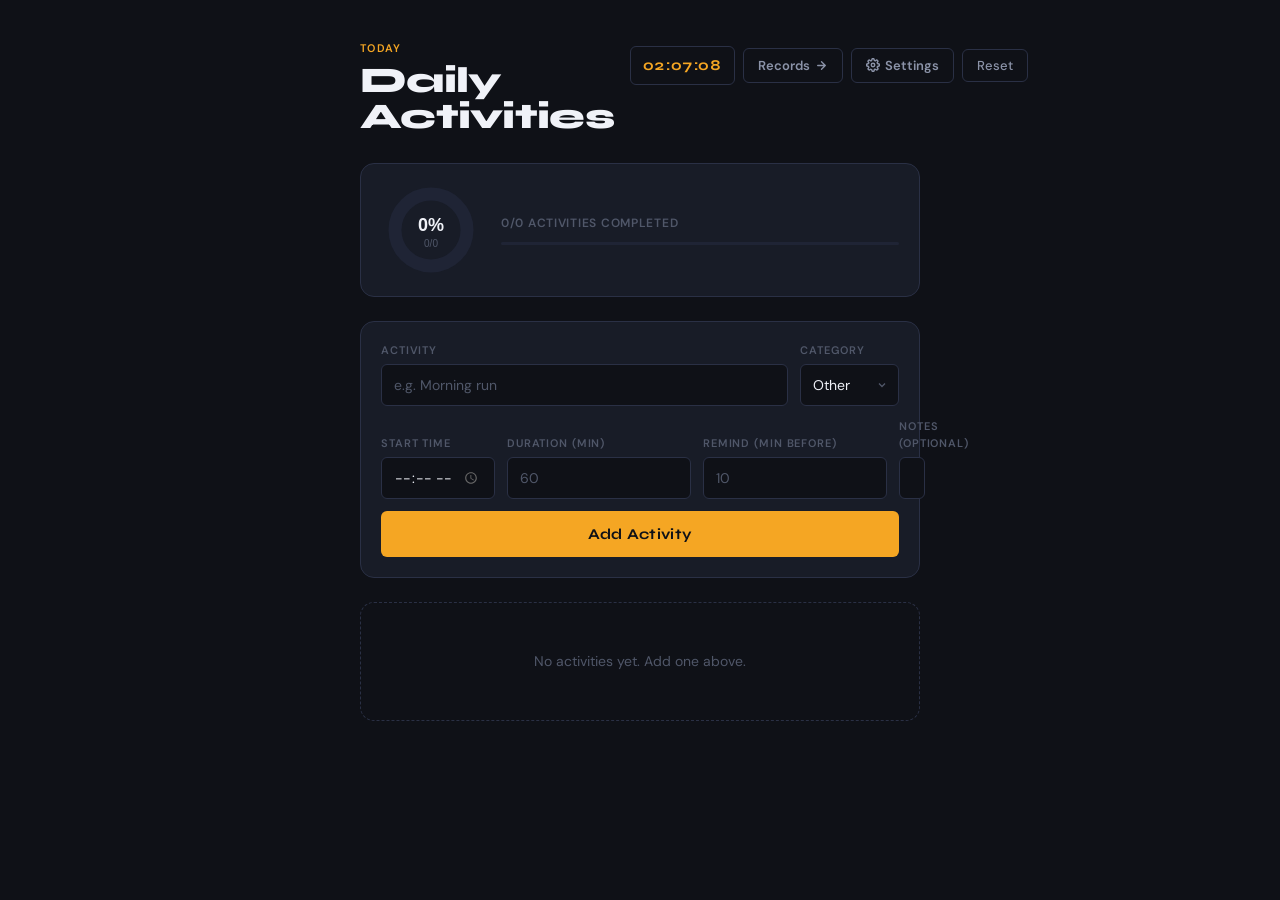
<file: index.html>
<!DOCTYPE html>
<html lang="en">
<head>
  <meta charset="UTF-8">
  <meta name="viewport" content="width=device-width, initial-scale=1.0">
  <title>Daily Activity Tracker</title>
  <link rel="stylesheet" href="styles.css">
  <link rel="manifest" href="manifest.json">
  <meta name="theme-color" content="#f5a623">
  <meta name="mobile-web-app-capable" content="yes">
  <meta name="apple-mobile-web-app-capable" content="yes">
  <meta name="apple-mobile-web-app-status-bar-style" content="black-translucent">
  <meta name="apple-mobile-web-app-title" content="Tracker">
  <!-- Anti-flash: apply theme + accent before first paint -->
  <script>
    (function(){
      try {
        var s = JSON.parse(localStorage.getItem('daTrackerSettings') || '{}');
        var accent = s.accent || '#f5a623';
        var theme  = s.theme  || 'dark';
        var prefersDark = window.matchMedia('(prefers-color-scheme: dark)').matches;
        var dark = theme === 'dark' || (theme === 'system' && prefersDark);
        if (!dark) document.documentElement.classList.add('theme-light-early');
        document.documentElement.style.setProperty('--accent', accent);
        document.documentElement.style.setProperty('--accent-dim', accent + '22');
        if (s.fontSize) document.documentElement.style.fontSize = s.fontSize + 'px';
      } catch(_){}
    })();
  </script>
  <!-- iOS uses PNG for home screen icon — generate icon-192.png from your SVG -->
  <link rel="apple-touch-icon" href="icon-192.png">
  <link rel="apple-touch-icon" sizes="180x180" href="icon-192.png">

  <style>
    /* ── iOS install banner ── */
    .ios-install-banner {
      display: none;
      align-items: flex-start;
      gap: 12px;
      background: var(--surface-2);
      border: 1px solid var(--accent);
      border-radius: var(--r-lg);
      padding: 14px 16px;
      margin-bottom: 20px;
      position: relative;
    }
    .ios-install-banner.show { display: flex; }
    .ios-install-icon { font-size: 28px; flex-shrink: 0; }
    .ios-install-body { flex: 1; }
    .ios-install-title {
      font-family: var(--font-d); font-size: 14px; font-weight: 800;
      color: var(--text-1); margin-bottom: 4px;
    }
    .ios-install-steps { font-size: 12px; color: var(--text-2); line-height: 1.6; }
    .ios-install-steps b { color: var(--accent); }
    .ios-install-close {
      position: absolute; top: 10px; right: 12px;
      background: none; border: none; color: var(--text-3);
      font-size: 18px; cursor: pointer; line-height: 1;
    }
    .ios-install-close:hover { color: var(--text-1); }

    /* ── Notification permission bar ── */
    .notif-bar {
      display: none;
      align-items: center;
      gap: 10px;
      background: var(--surface);
      border: 1px solid var(--border);
      border-radius: var(--r-md);
      padding: 12px 14px;
      margin-bottom: 20px;
    }
    .notif-bar.show { display: flex; }
    .notif-bar-text { flex: 1; font-size: 13px; color: var(--text-2); }
    .notif-bar-text b { color: var(--text-1); display: block; font-size: 14px; margin-bottom: 2px; }
    .notif-allow-btn {
      flex-shrink: 0;
      background: var(--accent); border: none; border-radius: var(--r-sm);
      padding: 8px 14px; color: #0f1117;
      font-family: var(--font-b); font-size: 13px; font-weight: 700;
      cursor: pointer; transition: background .15s;
    }
    .notif-allow-btn:hover { background: var(--accent-h); }
    .notif-dismiss-btn {
      flex-shrink: 0; background: none; border: none;
      color: var(--text-3); font-size: 18px; cursor: pointer;
    }
    .notif-dismiss-btn:hover { color: var(--text-1); }
  </style>
</head>
<body>
  <main class="app">

    <header class="tracker-header">
      <div class="header-left">
        <p class="eyebrow">Today</p>
        <h1>Daily Activities</h1>
      </div>
      <div class="header-actions">
        <div class="live-clock" id="liveClock">--:--:--</div>
        <a href="records.html" class="records-link">
          Records
          <svg width="13" height="13" viewBox="0 0 24 24" fill="none" stroke="currentColor" stroke-width="2.5" stroke-linecap="round" stroke-linejoin="round"><path d="M5 12h14M12 5l7 7-7 7"/></svg>
        </a>
        <a href="settings.html" class="records-link" title="Settings">
          <svg width="14" height="14" viewBox="0 0 24 24" fill="none" stroke="currentColor" stroke-width="2.5" stroke-linecap="round" stroke-linejoin="round"><circle cx="12" cy="12" r="3"/><path d="M19.4 15a1.65 1.65 0 0 0 .33 1.82l.06.06a2 2 0 0 1-2.83 2.83l-.06-.06a1.65 1.65 0 0 0-1.82-.33 1.65 1.65 0 0 0-1 1.51V21a2 2 0 0 1-4 0v-.09A1.65 1.65 0 0 0 9 19.4a1.65 1.65 0 0 0-1.82.33l-.06.06a2 2 0 0 1-2.83-2.83l.06-.06A1.65 1.65 0 0 0 4.68 15a1.65 1.65 0 0 0-1.51-1H3a2 2 0 0 1 0-4h.09A1.65 1.65 0 0 0 4.6 9a1.65 1.65 0 0 0-.33-1.82l-.06-.06a2 2 0 0 1 2.83-2.83l.06.06A1.65 1.65 0 0 0 9 4.68a1.65 1.65 0 0 0 1-1.51V3a2 2 0 0 1 4 0v.09a1.65 1.65 0 0 0 1 1.51 1.65 1.65 0 0 0 1.82-.33l.06-.06a2 2 0 0 1 2.83 2.83l-.06.06A1.65 1.65 0 0 0 19.4 9a1.65 1.65 0 0 0 1.51 1H21a2 2 0 0 1 0 4h-.09a1.65 1.65 0 0 0-1.51 1z"/></svg>
          Settings
        </a>
        <button class="reset-button" type="button" id="resetButton">Reset</button>
      </div>
    </header>

    <!-- iOS "Add to Home Screen" banner (shown only on Safari iOS, not yet installed) -->
    <div class="ios-install-banner" id="iosInstallBanner">
      <div class="ios-install-icon">📲</div>
      <div class="ios-install-body">
        <div class="ios-install-title">Install on your iPhone</div>
        <div class="ios-install-steps">
          Tap <b>Share ↑</b> at the bottom of Safari, then tap <b>"Add to Home Screen"</b>.
          Once installed, you can enable reminders &amp; notifications.
        </div>
      </div>
      <button class="ios-install-close" id="iosBannerClose" aria-label="Dismiss">×</button>
    </div>

    <!-- Notification permission bar (shown when app is installed as PWA) -->
    <div class="notif-bar" id="notifBar">
      <div class="notif-bar-text">
        <b>🔔 Enable notifications</b>
        Get alerted before your activities start.
      </div>
      <button class="notif-allow-btn" id="notifAllowBtn">Allow</button>
      <button class="notif-dismiss-btn" id="notifDismissBtn" aria-label="Dismiss">×</button>
    </div>

    <!-- Donut + progress -->
    <div class="progress-row">
      <div class="donut-wrap">
        <canvas id="donutCanvas" width="100" height="100"></canvas>
      </div>
      <div class="progress-info">
        <p class="progress-label" id="progressText">0/0 activities completed</p>
        <div class="progress-track">
          <div class="progress-fill" id="progressFill"></div>
        </div>
      </div>
    </div>

    <!-- Alarm toast -->
    <div class="alarm-toast" id="alarmToast" style="display:none;">
      <div class="alarm-icon">🔔</div>
      <div class="alarm-body">
        <div class="alarm-title" id="alarmTitle"></div>
        <div class="alarm-sub" id="alarmSub"></div>
      </div>
      <button class="alarm-dismiss" id="alarmDismiss">Dismiss</button>
    </div>

    <!-- Form -->
    <form class="activity-form" id="activityForm">
      <div class="form-row-top">
        <div class="form-field form-field--grow">
          <label for="activityName">Activity</label>
          <input type="text" id="activityName" placeholder="e.g. Morning run" required>
        </div>
        <div class="form-field">
          <label for="activityCategory">Category</label>
          <select id="activityCategory">
            <option value="health">Health</option>
            <option value="work">Work</option>
            <option value="personal">Personal</option>
            <option value="social">Social</option>
            <option value="other" selected>Other</option>
          </select>
        </div>
      </div>
      <div class="form-row-bottom">
        <div class="form-field">
          <label for="activityStartTime">Start time</label>
          <input type="time" id="activityStartTime" required>
        </div>
        <div class="form-field">
          <label for="activityDuration">Duration (min)</label>
          <input type="number" id="activityDuration" min="1" step="1" placeholder="60" required>
        </div>
        <div class="form-field">
          <label for="activityReminder">Remind (min before)</label>
          <input type="number" id="activityReminder" min="0" step="1" placeholder="e.g. 10">
        </div>
        <div class="form-field form-field--grow">
          <label for="activityNotes">Notes (optional)</label>
          <input type="text" id="activityNotes" placeholder="Any notes...">
        </div>
      </div>
      <button class="add-button" type="submit">Add Activity</button>
    </form>

    <p class="empty-message" id="emptyMessage">No activities yet. Add one above.</p>
    <ul class="task-list" id="taskList"></ul>

  </main>

  <script src="script.js"></script>

  <script>
    /* ── Service Worker registration ── */
    if ('serviceWorker' in navigator) {
      window.addEventListener('load', function() {
        navigator.serviceWorker.register('./sw.js')
          .then(function(reg) { console.log('SW registered:', reg.scope); })
          .catch(function(err) { console.log('SW error:', err); });
      });
    }

    /* ── iOS install banner logic ──
       Show only on Safari iOS when NOT running as installed PWA           */
    (function() {
      var isIOS = /iphone|ipad|ipod/i.test(navigator.userAgent);
      var isStandalone = window.navigator.standalone === true;
      var dismissed = localStorage.getItem('iosBannerDismissed');
      var banner = document.getElementById('iosInstallBanner');
      var closeBtn = document.getElementById('iosBannerClose');

      if (isIOS && !isStandalone && !dismissed) {
        banner.classList.add('show');
      }
      closeBtn.addEventListener('click', function() {
        banner.classList.remove('show');
        localStorage.setItem('iosBannerDismissed', '1');
      });
    })();

    /* ── Notification permission bar logic ──
       Only show when running as installed PWA (standalone) and permission
       hasn't been decided yet.                                             */
    (function() {
      var isStandalone = window.navigator.standalone === true ||
                         window.matchMedia('(display-mode: standalone)').matches;
      var notifBar    = document.getElementById('notifBar');
      var allowBtn    = document.getElementById('notifAllowBtn');
      var dismissBtn  = document.getElementById('notifDismissBtn');
      var dismissed   = localStorage.getItem('notifBarDismissed');

      function maybeShowBar() {
        if (!isStandalone) return;
        if (!('Notification' in window)) return;
        if (Notification.permission !== 'default') return;
        if (dismissed) return;
        notifBar.classList.add('show');
      }

      allowBtn.addEventListener('click', function() {
        Notification.requestPermission().then(function(perm) {
          notifBar.classList.remove('show');
          if (perm === 'granted') {
            /* Subscribe to Web Push if VAPID key is configured */
            subscribeWebPush();
          }
        });
      });

      dismissBtn.addEventListener('click', function() {
        notifBar.classList.remove('show');
        localStorage.setItem('notifBarDismissed', '1');
      });

      maybeShowBar();
    })();

    /* ── Web Push subscription ──
       Replace VAPID_PUBLIC_KEY with your own key.
       Generate free keys at: https://vapidkeys.com
       OR run: npx web-push generate-vapid-keys                            */
    var VAPID_PUBLIC_KEY = 'BIO51cBkf1v0zYIMyQTCwiZo5l6GCCifMh8HEK5ao6kSdi4izymcPCFEmXWPVHYyWYrSEUyJecYwqvIiLuiIrp4';

    function urlBase64ToUint8Array(base64String) {
      var padding = '='.repeat((4 - base64String.length % 4) % 4);
      var base64 = (base64String + padding).replace(/-/g, '+').replace(/_/g, '/');
      var rawData = window.atob(base64);
      var outputArray = new Uint8Array(rawData.length);
      for (var i = 0; i < rawData.length; ++i) {
        outputArray[i] = rawData.charCodeAt(i);
      }
      return outputArray;
    }

    function subscribeWebPush() {
      if (VAPID_PUBLIC_KEY === 'BL5DlakIw-XzbncrkEabBMfUN3EsEFDyMjYRk7vSRnUxsZtn9Y7LVpkx4JsP3yPjBP9LglR88I5Hzf1wFfz5Z4s') {
        console.log('Web Push: No VAPID key set. Skipping subscription.');
        return;
      }
      navigator.serviceWorker.ready.then(function(reg) {
        reg.pushManager.subscribe({
          userVisibleOnly: true,
          applicationServerKey: urlBase64ToUint8Array(VAPID_PUBLIC_KEY)
        }).then(function(subscription) {
          /* Send subscription to your backend server here.
             For now, log it so you can copy it during testing: */
          console.log('Push subscription:', JSON.stringify(subscription));
          localStorage.setItem('pushSubscription', JSON.stringify(subscription));
        }).catch(function(err) {
          console.warn('Push subscription failed:', err);
        });
      });
    }
  </script>
</body>
</html>
</file>
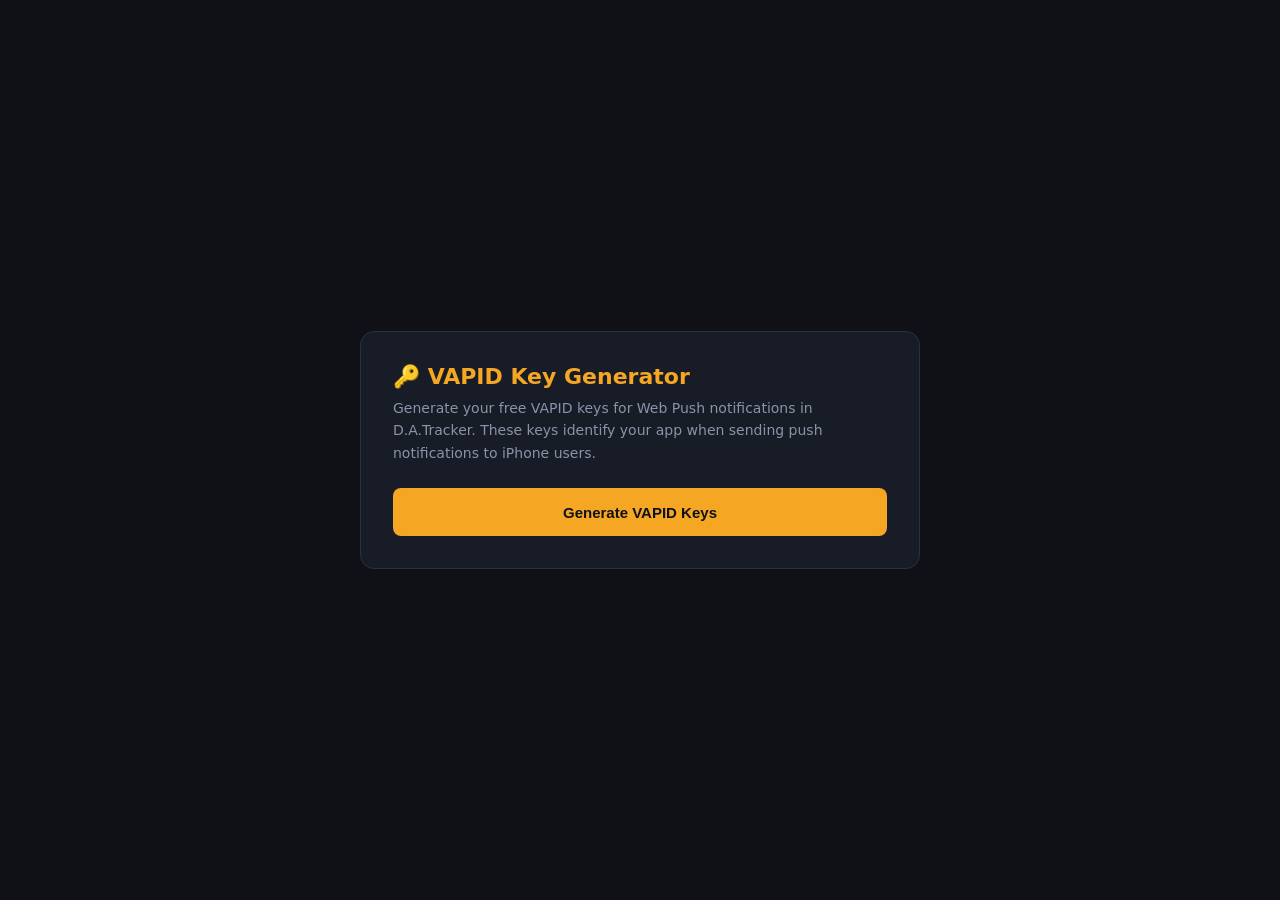
<file: generate-vapid.html>
<!DOCTYPE html>
<html lang="en">
<head>
  <meta charset="UTF-8">
  <meta name="viewport" content="width=device-width, initial-scale=1.0">
  <title>VAPID Key Generator — D.A.Tracker</title>
  <style>
    *, *::before, *::after { box-sizing: border-box; margin: 0; padding: 0; }
    body {
      font-family: 'DM Sans', system-ui, sans-serif;
      background: #0f1117; color: #f0f2f8;
      min-height: 100vh; display: flex; align-items: center;
      justify-content: center; padding: 24px;
    }
    .card {
      width: min(100%, 560px);
      background: #181c27; border: 1px solid #2a3045;
      border-radius: 14px; padding: 32px;
    }
    h1 { font-size: 22px; font-weight: 800; color: #f5a623; margin-bottom: 8px; }
    p  { font-size: 14px; color: #8b93a8; line-height: 1.6; margin-bottom: 24px; }
    button {
      width: 100%; height: 48px; background: #f5a623; border: none;
      border-radius: 8px; color: #0f1117; font-size: 15px; font-weight: 700;
      cursor: pointer; transition: background .15s;
    }
    button:hover { background: #ffc04d; }
    .keys { display: none; margin-top: 24px; }
    .key-block { margin-bottom: 16px; }
    label {
      display: block; font-size: 11px; font-weight: 700; letter-spacing: .08em;
      text-transform: uppercase; color: #505769; margin-bottom: 6px;
    }
    .key-val {
      background: #0f1117; border: 1px solid #2a3045; border-radius: 8px;
      padding: 12px 14px; font-family: monospace; font-size: 12px;
      color: #00d68f; word-break: break-all; cursor: pointer;
      transition: border-color .15s;
    }
    .key-val:hover { border-color: #f5a623; }
    .hint { font-size: 12px; color: #505769; margin-top: 6px; }
    .step {
      background: #1f2435; border: 1px solid #2a3045; border-radius: 10px;
      padding: 16px; margin-top: 20px; font-size: 13px; line-height: 1.7;
      color: #8b93a8;
    }
    .step b { color: #f0f2f8; }
    .step code {
      background: #0f1117; border-radius: 4px; padding: 1px 6px;
      font-family: monospace; font-size: 12px; color: #f5a623;
    }
    .copied { color: #f5a623 !important; font-size: 11px; }
  </style>
</head>
<body>
<div class="card">
  <h1>🔑 VAPID Key Generator</h1>
  <p>Generate your free VAPID keys for Web Push notifications in D.A.Tracker. These keys identify your app when sending push notifications to iPhone users.</p>

  <button id="generateBtn">Generate VAPID Keys</button>

  <div class="keys" id="keysSection">
    <div class="key-block">
      <label>Public Key (goes in index.html)</label>
      <div class="key-val" id="pubKey" title="Click to copy">—</div>
      <div class="hint" id="pubHint">Click the key to copy it</div>
    </div>
    <div class="key-block">
      <label>Private Key (keep secret — goes on your server)</label>
      <div class="key-val" id="privKey" title="Click to copy">—</div>
      <div class="hint" id="privHint">Click the key to copy it</div>
    </div>

    <div class="step">
      <b>What to do with these keys:</b><br><br>
      1. Copy the <b>Public Key</b> and paste it into <code>index.html</code>:<br>
      <code>var VAPID_PUBLIC_KEY = 'PASTE_PUBLIC_KEY_HERE';</code><br><br>
      2. Store the <b>Private Key</b> safely on your backend server (e.g. Render, Railway, Firebase Functions).<br><br>
      3. Your server uses both keys when calling the Web Push API to send notifications.<br><br>
      <b>Note:</b> Without a backend server, your app will still show <b>in-app alarm toasts</b> (already working) — the Web Push keys are only needed for notifications when the app is closed.
    </div>
  </div>
</div>

<script>
  document.getElementById('generateBtn').addEventListener('click', async function() {
    const keyPair = await crypto.subtle.generateKey(
      { name: 'ECDH', namedCurve: 'P-256' },
      true,
      ['deriveKey', 'deriveBits']
    );

    // Export public key as Base64url
    const pubRaw  = await crypto.subtle.exportKey('raw', keyPair.publicKey);
    const privRaw = await crypto.subtle.exportKey('pkcs8', keyPair.privateKey);

    const pubB64  = btoa(String.fromCharCode(...new Uint8Array(pubRaw)))
      .replace(/\+/g,'-').replace(/\//g,'_').replace(/=/g,'');
    const privB64 = btoa(String.fromCharCode(...new Uint8Array(privRaw)))
      .replace(/\+/g,'-').replace(/\//g,'_').replace(/=/g,'');

    document.getElementById('pubKey').textContent  = pubB64;
    document.getElementById('privKey').textContent = privB64;
    document.getElementById('keysSection').style.display = 'block';
  });

  function copyKey(elId, hintId) {
    const val = document.getElementById(elId).textContent;
    navigator.clipboard.writeText(val).then(function() {
      const hint = document.getElementById(hintId);
      hint.textContent = '✓ Copied!';
      hint.classList.add('copied');
      setTimeout(function() {
        hint.textContent = 'Click the key to copy it';
        hint.classList.remove('copied');
      }, 2000);
    });
  }

  document.getElementById('pubKey').addEventListener('click',  function() { copyKey('pubKey',  'pubHint'); });
  document.getElementById('privKey').addEventListener('click', function() { copyKey('privKey', 'privHint'); });
</script>
</body>
</html>
</file>
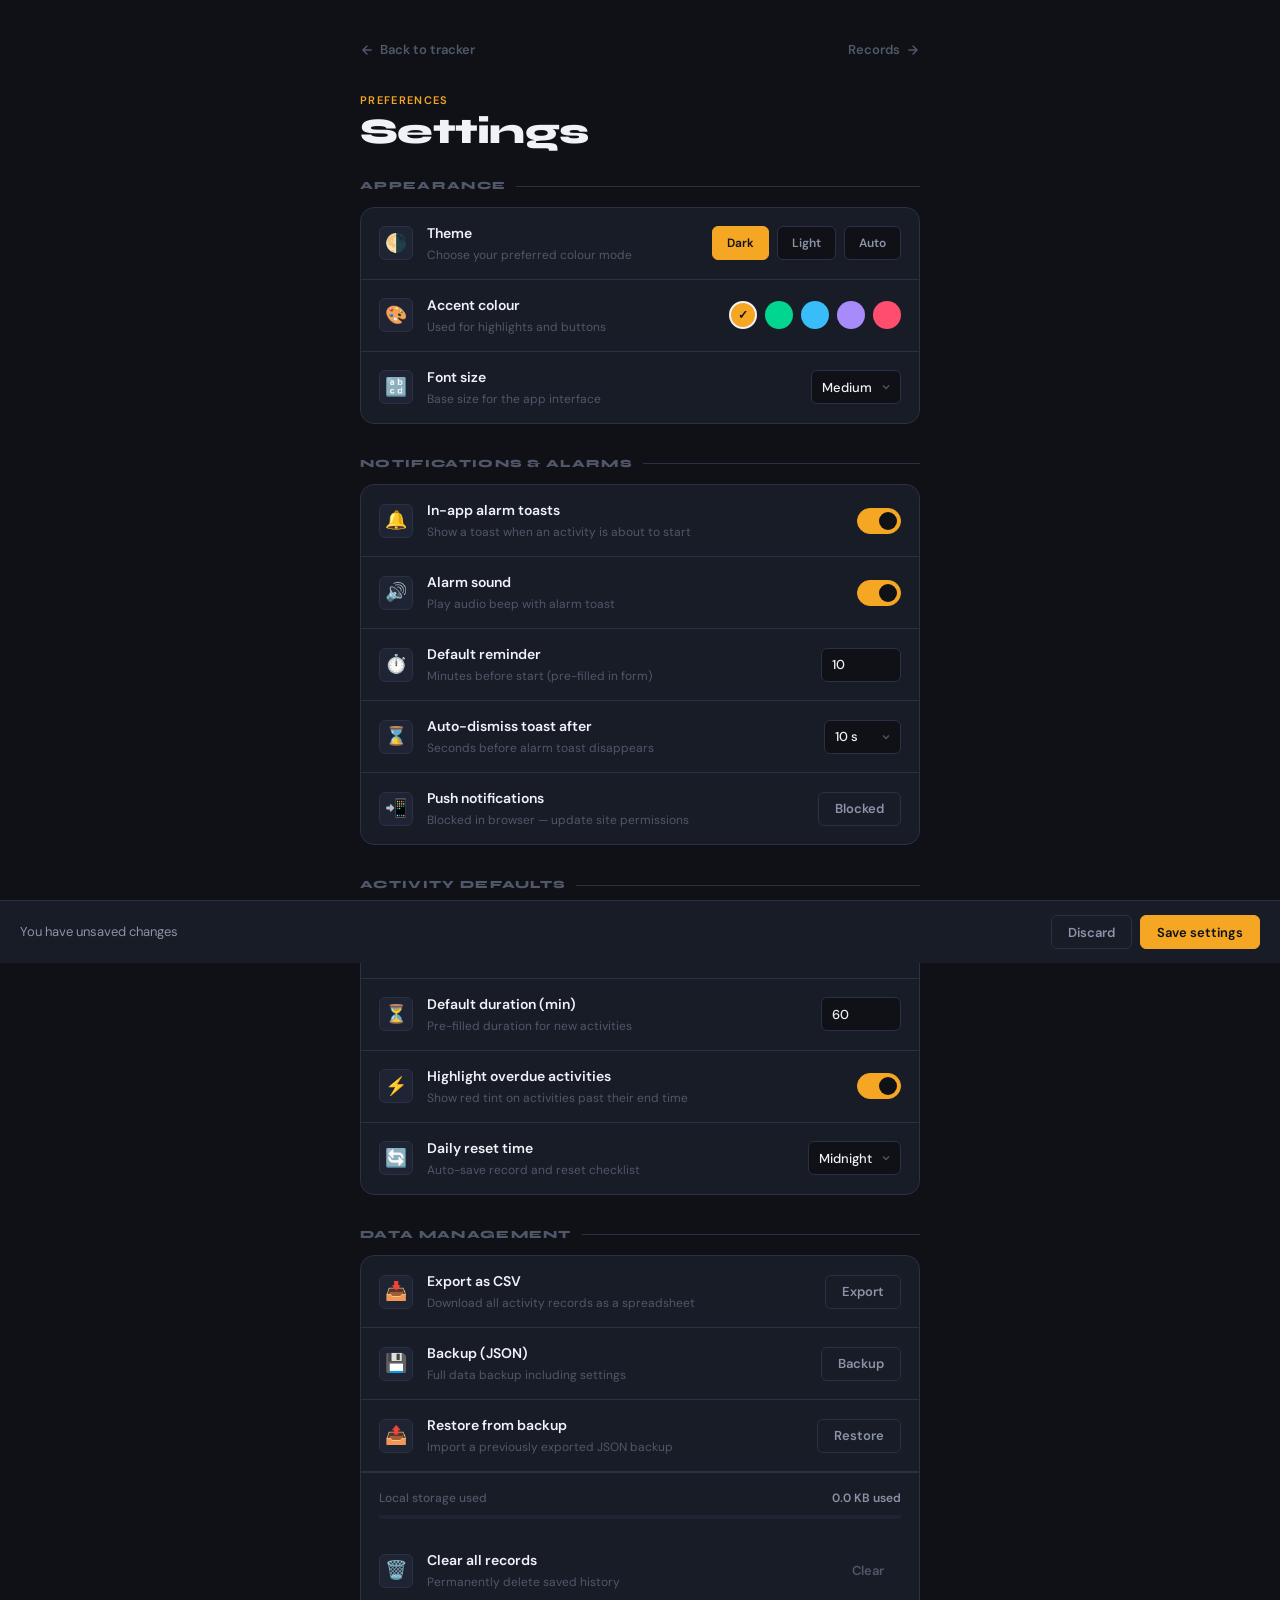
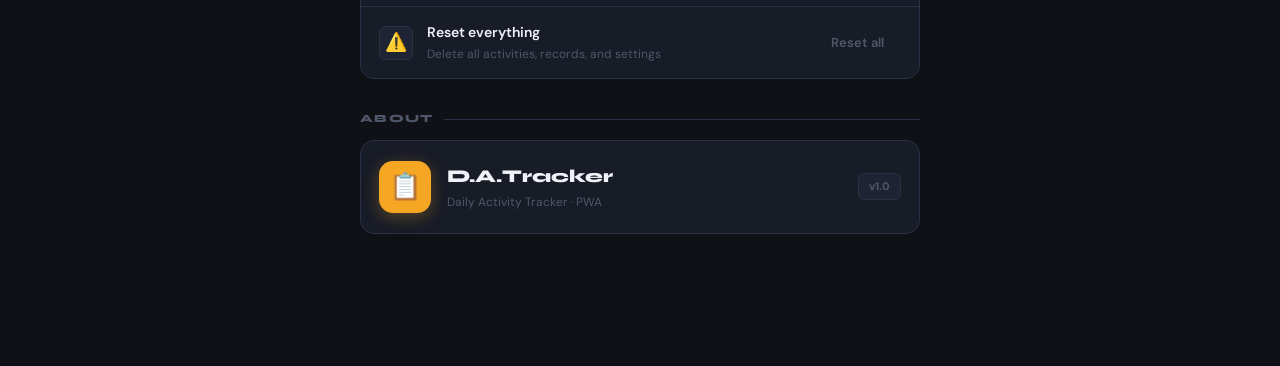
<file: settings.html>
<!DOCTYPE html>
<html lang="en">
<head>
  <meta charset="UTF-8">
  <meta name="viewport" content="width=device-width, initial-scale=1.0">
  <title>Settings — D.A.Tracker</title>
  <link rel="stylesheet" href="styles.css">
  <link rel="manifest" href="manifest.json">
  <meta name="theme-color" content="#f5a623">
  <meta name="mobile-web-app-capable" content="yes">
  <meta name="apple-mobile-web-app-capable" content="yes">
  <meta name="apple-mobile-web-app-status-bar-style" content="black-translucent">
  <!-- Anti-flash: apply theme + accent before first paint -->
  <script>
    (function(){
      try {
        var s = JSON.parse(localStorage.getItem('daTrackerSettings') || '{}');
        var accent = s.accent || '#f5a623';
        var theme  = s.theme  || 'dark';
        var prefersDark = window.matchMedia('(prefers-color-scheme: dark)').matches;
        var dark = theme === 'dark' || (theme === 'system' && prefersDark);
        if (!dark) document.documentElement.classList.add('theme-light-early');
        document.documentElement.style.setProperty('--accent', accent);
        document.documentElement.style.setProperty('--accent-dim', accent + '22');
        if (s.fontSize) document.documentElement.style.fontSize = s.fontSize + 'px';
      } catch(_){}
    })();
  </script>

  <style>
    /* light-theme now lives in styles.css — no duplicate needed */

    .settings-section { margin-bottom: 32px; }
    .section-title { font-family: var(--font-d); font-size: 11px; font-weight: 800; letter-spacing: .12em; text-transform: uppercase; color: var(--text-3); margin-bottom: 12px; display: flex; align-items: center; gap: 10px; }
    .section-title::after { content: ''; flex: 1; height: 1px; background: var(--border); }

    .setting-card { background: var(--surface); border: 1px solid var(--border); border-radius: var(--r-lg); overflow: hidden; }
    .setting-row { display: flex; align-items: center; gap: 14px; padding: 15px 18px; border-bottom: 1px solid var(--border); transition: background .15s; }
    .setting-row:last-child { border-bottom: none; }
    .setting-row:hover { background: var(--surface-2); }
    .setting-icon { font-size: 18px; width: 34px; height: 34px; display: flex; align-items: center; justify-content: center; background: var(--surface-2); border: 1px solid var(--border); border-radius: var(--r-sm); flex-shrink: 0; }
    .setting-label { flex: 1; min-width: 0; }
    .setting-label-text { font-size: 14px; font-weight: 600; color: var(--text-1); margin-bottom: 2px; }
    .setting-label-sub { font-size: 12px; color: var(--text-3); }

    /* ── Toggle ── */
    .toggle { position: relative; width: 44px; height: 26px; flex-shrink: 0; }
    .toggle input { opacity: 0; width: 0; height: 0; position: absolute; }
    .toggle-track { position: absolute; inset: 0; background: var(--surface-2); border: 1px solid var(--border); border-radius: 99px; cursor: pointer; transition: background .2s, border-color .2s; }
    .toggle-track::after { content: ''; position: absolute; top: 3px; left: 3px; width: 18px; height: 18px; background: var(--text-3); border-radius: 50%; transition: transform .2s cubic-bezier(.34,1.56,.64,1), background .2s; }
    .toggle input:checked + .toggle-track { background: var(--accent); border-color: var(--accent); }
    .toggle input:checked + .toggle-track::after { transform: translateX(18px); background: #0f1117; }

    /* ── Controls ── */
    .setting-select { height: 34px; background: var(--bg); border: 1px solid var(--border); border-radius: var(--r-sm); padding: 0 28px 0 10px; color: var(--text-1); font-family: var(--font-b); font-size: 13px; font-weight: 500; appearance: none; -webkit-appearance: none; cursor: pointer; background-image: url("data:image/svg+xml,%3Csvg xmlns='http://www.w3.org/2000/svg' width='12' height='12' viewBox='0 0 24 24' fill='none' stroke='%23505769' stroke-width='2.5'%3E%3Cpath d='M6 9l6 6 6-6'/%3E%3C/svg%3E"); background-repeat: no-repeat; background-position: right 8px center; transition: border-color .15s; flex-shrink: 0; }
    .setting-select:focus { outline: none; border-color: var(--accent); box-shadow: 0 0 0 3px rgba(245,166,35,.15); }
    .setting-input { width: 80px; height: 34px; background: var(--bg); border: 1px solid var(--border); border-radius: var(--r-sm); padding: 0 10px; color: var(--text-1); font-family: var(--font-b); font-size: 13px; font-weight: 500; flex-shrink: 0; transition: border-color .15s; }
    .setting-input:focus { outline: none; border-color: var(--accent); box-shadow: 0 0 0 3px rgba(245,166,35,.15); }

    /* ── Theme buttons ── */
    .theme-options { display: flex; gap: 8px; flex-shrink: 0; }
    .theme-btn { height: 34px; padding: 0 14px; border-radius: var(--r-sm); border: 1px solid var(--border); background: var(--bg); color: var(--text-2); font-family: var(--font-b); font-size: 12px; font-weight: 600; cursor: pointer; transition: all .15s; white-space: nowrap; }
    .theme-btn.active { background: var(--accent); border-color: var(--accent); color: #0f1117; }
    .theme-btn:not(.active):hover { border-color: var(--border-h); color: var(--text-1); }

    /* ── Swatches ── */
    .swatch-row { display: flex; gap: 8px; flex-shrink: 0; align-items: center; }
    .swatch { width: 28px; height: 28px; border-radius: 50%; cursor: pointer; border: 2px solid transparent; transition: transform .15s, border-color .15s; position: relative; }
    .swatch:hover { transform: scale(1.15); }
    .swatch.active { border-color: var(--text-1); }
    .swatch.active::after { content: '✓'; position: absolute; inset: 0; display: flex; align-items: center; justify-content: center; font-size: 12px; font-weight: 800; color: #0f1117; }

    /* ── Action buttons ── */
    .action-btn { height: 34px; padding: 0 16px; border-radius: var(--r-sm); font-family: var(--font-b); font-size: 13px; font-weight: 600; cursor: pointer; transition: all .15s; white-space: nowrap; flex-shrink: 0; }
    .action-btn-outline { background: transparent; border: 1px solid var(--border); color: var(--text-2); }
    .action-btn-outline:hover { border-color: var(--accent); color: var(--accent); }
    .action-btn-danger { background: transparent; border: 1px solid transparent; color: var(--text-3); }
    .action-btn-danger:hover { border-color: rgba(255,77,109,.35); color: var(--danger); background: var(--danger-dim); }
    .action-btn-primary { background: var(--accent); border: 1px solid var(--accent); color: #0f1117; }
    .action-btn-primary:hover { background: var(--accent-h); }

    /* ── Storage bar ── */
    .storage-bar-wrap { padding: 16px 18px; border-top: 1px solid var(--border); }
    .storage-bar-header { display: flex; justify-content: space-between; align-items: center; margin-bottom: 8px; }
    .storage-bar-label { font-size: 12px; color: var(--text-3); font-weight: 500; }
    .storage-bar-value { font-size: 12px; color: var(--text-2); font-weight: 600; }
    .storage-track { width: 100%; height: 4px; background: var(--surface-2); border-radius: 99px; overflow: hidden; }
    .storage-fill { height: 100%; background: var(--accent); border-radius: 99px; transition: width .5s ease; }

    /* ── Save bar ── */
    .save-bar { position: fixed; bottom: 0; left: 0; right: 0; background: var(--surface); border-top: 1px solid var(--border); padding: 14px 20px; display: flex; align-items: center; justify-content: space-between; gap: 12px; transform: translateY(100%); transition: transform .25s cubic-bezier(.34,1.56,.64,1); z-index: 100; }
    .save-bar.visible { transform: translateY(0); }
    .save-bar-text { font-size: 13px; color: var(--text-2); }
    .save-bar-actions { display: flex; gap: 8px; }

    /* ── Toast ── */
    .settings-toast { position: fixed; top: 20px; left: 50%; transform: translateX(-50%) translateY(-60px); background: var(--surface-2); border: 1px solid var(--success); border-radius: var(--r-md); padding: 10px 18px; font-size: 13px; font-weight: 600; color: var(--success); z-index: 200; transition: transform .3s cubic-bezier(.34,1.56,.64,1), opacity .3s; opacity: 0; white-space: nowrap; }
    .settings-toast.show { transform: translateX(-50%) translateY(0); opacity: 1; }

    /* ── About ── */
    .about-card { background: var(--surface); border: 1px solid var(--border); border-radius: var(--r-lg); padding: 20px 18px; display: flex; align-items: center; gap: 16px; }
    .about-app-icon { width: 52px; height: 52px; background: var(--accent); border-radius: 14px; display: flex; align-items: center; justify-content: center; font-size: 26px; flex-shrink: 0; box-shadow: 0 4px 16px rgba(245,166,35,.3); }
    .about-app-name { font-family: var(--font-d); font-size: 18px; font-weight: 800; color: var(--text-1); }
    .about-app-sub { font-size: 12px; color: var(--text-3); margin-top: 3px; }
    .about-version { margin-left: auto; font-size: 11px; font-weight: 700; color: var(--text-3); background: var(--surface-2); border: 1px solid var(--border); border-radius: var(--r-sm); padding: 4px 10px; flex-shrink: 0; }

    @media (max-width: 520px) {
      .swatch { width: 24px; height: 24px; }
      .setting-row { padding: 13px 14px; }
      .save-bar { padding: 12px 14px; }
      .theme-options { gap: 4px; }
      .theme-btn { padding: 0 10px; font-size: 11px; }
    }
  </style>
</head>
<body>
<main class="app" style="padding-bottom: 100px;">

  <div style="display:flex;justify-content:space-between;align-items:center;margin-bottom:0;">
    <a href="index.html" class="nav-back" style="margin-bottom:32px;">
      <svg viewBox="0 0 24 24" fill="none" stroke="currentColor" stroke-width="2.5" stroke-linecap="round" stroke-linejoin="round"><path d="M19 12H5M12 5l-7 7 7 7"/></svg>
      Back to tracker
    </a>
    <a href="records.html" class="nav-back" style="margin-bottom:32px;">
      Records
      <svg width="13" height="13" viewBox="0 0 24 24" fill="none" stroke="currentColor" stroke-width="2.5" stroke-linecap="round" stroke-linejoin="round"><path d="M5 12h14M12 5l7 7-7 7"/></svg>
    </a>
  </div>

  <header class="tracker-header">
    <div>
      <p class="eyebrow">Preferences</p>
      <h1>Settings</h1>
    </div>
  </header>

  <!-- APPEARANCE -->
  <section class="settings-section">
    <div class="section-title">Appearance</div>
    <div class="setting-card">
      <div class="setting-row">
        <div class="setting-icon">🌗</div>
        <div class="setting-label"><div class="setting-label-text">Theme</div><div class="setting-label-sub">Choose your preferred colour mode</div></div>
        <div class="theme-options">
          <button class="theme-btn active" data-theme="dark">Dark</button>
          <button class="theme-btn" data-theme="light">Light</button>
          <button class="theme-btn" data-theme="system">Auto</button>
        </div>
      </div>
      <div class="setting-row">
        <div class="setting-icon">🎨</div>
        <div class="setting-label"><div class="setting-label-text">Accent colour</div><div class="setting-label-sub">Used for highlights and buttons</div></div>
        <div class="swatch-row" id="swatchRow">
          <div class="swatch active" data-color="#f5a623" style="background:#f5a623" title="Amber"></div>
          <div class="swatch" data-color="#00d68f" style="background:#00d68f" title="Mint"></div>
          <div class="swatch" data-color="#38bdf8" style="background:#38bdf8" title="Sky"></div>
          <div class="swatch" data-color="#a78bfa" style="background:#a78bfa" title="Violet"></div>
          <div class="swatch" data-color="#ff4d6d" style="background:#ff4d6d" title="Rose"></div>
        </div>
      </div>
      <div class="setting-row">
        <div class="setting-icon">🔡</div>
        <div class="setting-label"><div class="setting-label-text">Font size</div><div class="setting-label-sub">Base size for the app interface</div></div>
        <select class="setting-select" id="fontSizeSel">
          <option value="13">Small</option>
          <option value="15" selected>Medium</option>
          <option value="17">Large</option>
        </select>
      </div>
    </div>
  </section>

  <!-- NOTIFICATIONS -->
  <section class="settings-section">
    <div class="section-title">Notifications &amp; Alarms</div>
    <div class="setting-card">
      <div class="setting-row">
        <div class="setting-icon">🔔</div>
        <div class="setting-label"><div class="setting-label-text">In-app alarm toasts</div><div class="setting-label-sub">Show a toast when an activity is about to start</div></div>
        <label class="toggle"><input type="checkbox" id="toggleInAppAlarm" checked><span class="toggle-track"></span></label>
      </div>
      <div class="setting-row">
        <div class="setting-icon">🔊</div>
        <div class="setting-label"><div class="setting-label-text">Alarm sound</div><div class="setting-label-sub">Play audio beep with alarm toast</div></div>
        <label class="toggle"><input type="checkbox" id="toggleAlarmSound" checked><span class="toggle-track"></span></label>
      </div>
      <div class="setting-row">
        <div class="setting-icon">⏱️</div>
        <div class="setting-label"><div class="setting-label-text">Default reminder</div><div class="setting-label-sub">Minutes before start (pre-filled in form)</div></div>
        <input class="setting-input" type="number" id="defaultReminder" min="0" max="60" step="1" value="10">
      </div>
      <div class="setting-row">
        <div class="setting-icon">⌛</div>
        <div class="setting-label"><div class="setting-label-text">Auto-dismiss toast after</div><div class="setting-label-sub">Seconds before alarm toast disappears</div></div>
        <select class="setting-select" id="toastDuration">
          <option value="5">5 s</option>
          <option value="10" selected>10 s</option>
          <option value="20">20 s</option>
          <option value="0">Never</option>
        </select>
      </div>
      <div class="setting-row">
        <div class="setting-icon">📲</div>
        <div class="setting-label"><div class="setting-label-text">Push notifications</div><div class="setting-label-sub" id="pushStatusText">Tap to request permission</div></div>
        <button class="action-btn action-btn-outline" id="pushPermBtn">Request</button>
      </div>
    </div>
  </section>

  <!-- ACTIVITY DEFAULTS -->
  <section class="settings-section">
    <div class="section-title">Activity Defaults</div>
    <div class="setting-card">
      <div class="setting-row">
        <div class="setting-icon">🏷️</div>
        <div class="setting-label"><div class="setting-label-text">Default category</div><div class="setting-label-sub">Pre-selected when adding a new activity</div></div>
        <select class="setting-select" id="defaultCategory">
          <option value="health">Health</option>
          <option value="work">Work</option>
          <option value="personal">Personal</option>
          <option value="social">Social</option>
          <option value="other" selected>Other</option>
        </select>
      </div>
      <div class="setting-row">
        <div class="setting-icon">⏳</div>
        <div class="setting-label"><div class="setting-label-text">Default duration (min)</div><div class="setting-label-sub">Pre-filled duration for new activities</div></div>
        <input class="setting-input" type="number" id="defaultDuration" min="1" max="480" step="5" value="60">
      </div>
      <div class="setting-row">
        <div class="setting-icon">⚡</div>
        <div class="setting-label"><div class="setting-label-text">Highlight overdue activities</div><div class="setting-label-sub">Show red tint on activities past their end time</div></div>
        <label class="toggle"><input type="checkbox" id="toggleOverdue" checked><span class="toggle-track"></span></label>
      </div>
      <div class="setting-row">
        <div class="setting-icon">🔄</div>
        <div class="setting-label"><div class="setting-label-text">Daily reset time</div><div class="setting-label-sub">Auto-save record and reset checklist</div></div>
        <select class="setting-select" id="resetTime">
          <option value="00:00" selected>Midnight</option>
          <option value="04:00">4:00 AM</option>
          <option value="06:00">6:00 AM</option>
        </select>
      </div>
    </div>
  </section>

  <!-- DATA MANAGEMENT -->
  <section class="settings-section">
    <div class="section-title">Data Management</div>
    <div class="setting-card">
      <div class="setting-row">
        <div class="setting-icon">📥</div>
        <div class="setting-label"><div class="setting-label-text">Export as CSV</div><div class="setting-label-sub">Download all activity records as a spreadsheet</div></div>
        <button class="action-btn action-btn-outline" id="exportCsvBtn">Export</button>
      </div>
      <div class="setting-row">
        <div class="setting-icon">💾</div>
        <div class="setting-label"><div class="setting-label-text">Backup (JSON)</div><div class="setting-label-sub">Full data backup including settings</div></div>
        <button class="action-btn action-btn-outline" id="exportJsonBtn">Backup</button>
      </div>
      <div class="setting-row">
        <div class="setting-icon">📤</div>
        <div class="setting-label"><div class="setting-label-text">Restore from backup</div><div class="setting-label-sub">Import a previously exported JSON backup</div></div>
        <button class="action-btn action-btn-outline" id="importJsonBtn">Restore</button>
        <input type="file" id="importFileInput" accept=".json" style="display:none">
      </div>
      <div class="storage-bar-wrap">
        <div class="storage-bar-header">
          <span class="storage-bar-label">Local storage used</span>
          <span class="storage-bar-value" id="storageVal">—</span>
        </div>
        <div class="storage-track"><div class="storage-fill" id="storageFill" style="width:0%"></div></div>
      </div>
      <div class="setting-row">
        <div class="setting-icon">🗑️</div>
        <div class="setting-label"><div class="setting-label-text">Clear all records</div><div class="setting-label-sub">Permanently delete saved history</div></div>
        <button class="action-btn action-btn-danger" id="clearRecordsBtn">Clear</button>
      </div>
      <div class="setting-row">
        <div class="setting-icon">⚠️</div>
        <div class="setting-label"><div class="setting-label-text">Reset everything</div><div class="setting-label-sub">Delete all activities, records, and settings</div></div>
        <button class="action-btn action-btn-danger" id="resetAllBtn">Reset all</button>
      </div>
    </div>
  </section>

  <!-- ABOUT -->
  <section class="settings-section">
    <div class="section-title">About</div>
    <div class="about-card">
      <div class="about-app-icon">📋</div>
      <div>
        <div class="about-app-name">D.A.Tracker</div>
        <div class="about-app-sub">Daily Activity Tracker · PWA</div>
      </div>
      <div class="about-version">v1.0</div>
    </div>
  </section>

</main>

<div class="save-bar" id="saveBar">
  <span class="save-bar-text">You have unsaved changes</span>
  <div class="save-bar-actions">
    <button class="action-btn action-btn-outline" id="discardBtn">Discard</button>
    <button class="action-btn action-btn-primary" id="saveBtn">Save settings</button>
  </div>
</div>

<div class="settings-toast" id="settingsToast">✓ Settings saved</div>

<script>
const SETTINGS_KEY   = 'daTrackerSettings';
const RECORDS_KEY    = 'activityRecords';
const ACTIVITIES_KEY = 'dailyActivities';

const DEFAULTS = {
  theme: 'dark', accent: '#f5a623', fontSize: '15',
  inAppAlarm: true, alarmSound: true,
  defaultReminder: 10, toastDuration: 10,
  defaultCategory: 'other', defaultDuration: 60,
  highlightOverdue: true, resetTime: '00:00'
};

function loadSettings() {
  try { return Object.assign({}, DEFAULTS, JSON.parse(localStorage.getItem(SETTINGS_KEY) || '{}')); }
  catch(_) { return Object.assign({}, DEFAULTS); }
}

function lighten(hex) {
  const r=parseInt(hex.slice(1,3),16), g=parseInt(hex.slice(3,5),16), b=parseInt(hex.slice(5,7),16);
  return '#'+[Math.min(255,r+51),Math.min(255,g+51),Math.min(255,b+51)].map(function(v){return v.toString(16).padStart(2,'0');}).join('');
}

function applyAll(s) {
  const prefersDark = window.matchMedia('(prefers-color-scheme: dark)').matches;
  const dark = s.theme === 'dark' || (s.theme === 'system' && prefersDark);
  document.body.classList.toggle('theme-light', !dark);
  document.documentElement.style.setProperty('--accent', s.accent);
  document.documentElement.style.setProperty('--accent-dim', s.accent + '22');
  document.documentElement.style.setProperty('--accent-h', lighten(s.accent));
  document.body.style.fontSize = s.fontSize + 'px';
}

function populateControls(s) {
  document.querySelectorAll('.theme-btn').forEach(function(b){ b.classList.toggle('active', b.dataset.theme === s.theme); });
  document.querySelectorAll('.swatch').forEach(function(sw){ sw.classList.toggle('active', sw.dataset.color === s.accent); });
  document.getElementById('fontSizeSel').value       = s.fontSize;
  document.getElementById('defaultReminder').value   = s.defaultReminder;
  document.getElementById('toastDuration').value     = s.toastDuration;
  document.getElementById('defaultCategory').value   = s.defaultCategory;
  document.getElementById('defaultDuration').value   = s.defaultDuration;
  document.getElementById('resetTime').value         = s.resetTime;
  document.getElementById('toggleInAppAlarm').checked = s.inAppAlarm;
  document.getElementById('toggleAlarmSound').checked = s.alarmSound;
  document.getElementById('toggleOverdue').checked    = s.highlightOverdue;
  updatePushButton();
  calcStorage();
}

let saved   = loadSettings();
let current = Object.assign({}, saved);
let dirty   = false;

// Apply on page load
applyAll(saved);
populateControls(saved);

function markDirty() { dirty = true; document.getElementById('saveBar').classList.add('visible'); }

function collectCurrent() {
  current.theme           = (document.querySelector('.theme-btn.active') || {dataset:{theme:'dark'}}).dataset.theme;
  current.accent          = (document.querySelector('.swatch.active') || {dataset:{color:'#f5a623'}}).dataset.color;
  current.fontSize        = document.getElementById('fontSizeSel').value;
  current.inAppAlarm      = document.getElementById('toggleInAppAlarm').checked;
  current.alarmSound      = document.getElementById('toggleAlarmSound').checked;
  current.defaultReminder = Number(document.getElementById('defaultReminder').value);
  current.toastDuration   = Number(document.getElementById('toastDuration').value);
  current.defaultCategory = document.getElementById('defaultCategory').value;
  current.defaultDuration = Number(document.getElementById('defaultDuration').value);
  current.highlightOverdue = document.getElementById('toggleOverdue').checked;
  current.resetTime       = document.getElementById('resetTime').value;
}

document.getElementById('saveBtn').addEventListener('click', function() {
  collectCurrent();
  localStorage.setItem(SETTINGS_KEY, JSON.stringify(current));
  saved = Object.assign({}, current);
  dirty = false;
  document.getElementById('saveBar').classList.remove('visible');
  applyAll(current);
  showToast('✓ Settings saved');
});

document.getElementById('discardBtn').addEventListener('click', function() {
  current = Object.assign({}, saved);
  populateControls(current);
  applyAll(current);
  dirty = false;
  document.getElementById('saveBar').classList.remove('visible');
});

/* Theme buttons */
document.querySelectorAll('.theme-btn').forEach(function(btn) {
  btn.addEventListener('click', function() {
    document.querySelectorAll('.theme-btn').forEach(function(b){ b.classList.remove('active'); });
    btn.classList.add('active');
    applyAll(Object.assign({}, current, {theme: btn.dataset.theme}));
    markDirty();
  });
});

/* Swatches */
document.querySelectorAll('.swatch').forEach(function(sw) {
  sw.addEventListener('click', function() {
    document.querySelectorAll('.swatch').forEach(function(s){ s.classList.remove('active'); });
    sw.classList.add('active');
    applyAll(Object.assign({}, current, {accent: sw.dataset.color}));
    markDirty();
  });
});

/* All other controls */
['fontSizeSel','defaultReminder','toastDuration','defaultCategory','defaultDuration','resetTime',
 'toggleInAppAlarm','toggleAlarmSound','toggleOverdue'].forEach(function(id) {
  const el = document.getElementById(id);
  if (el) el.addEventListener('change', function() {
    if (id === 'fontSizeSel') document.body.style.fontSize = el.value + 'px';
    markDirty();
  });
});

/* Push */
function updatePushButton() {
  const btn=document.getElementById('pushPermBtn'), sub=document.getElementById('pushStatusText');
  if (!('Notification' in window)) { btn.textContent='Unsupported'; btn.disabled=true; return; }
  const perm=Notification.permission;
  if (perm==='granted') { btn.textContent='Granted ✓'; btn.disabled=true; sub.textContent='Push notifications are enabled'; }
  else if (perm==='denied') { btn.textContent='Blocked'; btn.disabled=true; sub.textContent='Blocked in browser — update site permissions'; }
  else { btn.textContent='Request'; sub.textContent='Tap to allow push notifications'; }
}
document.getElementById('pushPermBtn').addEventListener('click', function() {
  if (Notification.permission!=='default') return;
  Notification.requestPermission().then(function(){ updatePushButton(); });
});

/* Storage */
function calcStorage() {
  try {
    let total=0;
    for (const k in localStorage) { if (localStorage.hasOwnProperty(k)) total+=(localStorage[k].length+k.length)*2; }
    const kb=(total/1024).toFixed(1), pct=Math.min(100,total/1024/5120*100);
    document.getElementById('storageVal').textContent=kb+' KB used';
    document.getElementById('storageFill').style.width=pct+'%';
    if (pct>70) document.getElementById('storageFill').style.background='var(--danger)';
  } catch(_){}
}

/* Export CSV */
document.getElementById('exportCsvBtn').addEventListener('click', function() {
  const records=JSON.parse(localStorage.getItem(RECORDS_KEY)||'{}'), keys=Object.keys(records).sort();
  const rows=[['Date','Activity','Category','Start','End','Duration (min)','Completed','Notes']];
  keys.forEach(function(k){ records[k].activities.forEach(function(a){ rows.push([k,a.name,a.category||'other',a.startTime,a.endTime,a.duration||0,a.completed?'Yes':'No',a.notes||'']); }); });
  const csv=rows.map(function(r){return r.map(function(c){return '"'+String(c).replace(/"/g,'""')+'"';}).join(',');}).join('\n');
  dl(csv,'text/csv','activity-records.csv'); showToast('📥 CSV exported');
});

/* Backup JSON */
document.getElementById('exportJsonBtn').addEventListener('click', function() {
  const backup={exportedAt:new Date().toISOString(),version:'1.0',
    settings:JSON.parse(localStorage.getItem(SETTINGS_KEY)||'{}'),
    records:JSON.parse(localStorage.getItem(RECORDS_KEY)||'{}'),
    activities:JSON.parse(localStorage.getItem(ACTIVITIES_KEY)||'[]')};
  dl(JSON.stringify(backup,null,2),'application/json','datracker-backup.json'); showToast('💾 Backup created');
});

/* Restore JSON */
document.getElementById('importJsonBtn').addEventListener('click', function(){ document.getElementById('importFileInput').click(); });
document.getElementById('importFileInput').addEventListener('change', function(e) {
  const file=e.target.files[0]; if(!file) return;
  const reader=new FileReader();
  reader.onload=function(ev){
    try {
      const backup=JSON.parse(ev.target.result);
      if(!backup.version) throw new Error('Not a valid backup');
      if(!confirm('This will replace your current data. Continue?')) return;
      if(backup.settings)   localStorage.setItem(SETTINGS_KEY,  JSON.stringify(backup.settings));
      if(backup.records)    localStorage.setItem(RECORDS_KEY,   JSON.stringify(backup.records));
      if(backup.activities) localStorage.setItem(ACTIVITIES_KEY,JSON.stringify(backup.activities));
      showToast('✓ Backup restored — reloading…');
      setTimeout(function(){ location.reload(); },1200);
    } catch(err){ alert('Could not import: '+err.message); }
  };
  reader.readAsText(file); e.target.value='';
});

/* Clear / Reset */
document.getElementById('clearRecordsBtn').addEventListener('click', function() {
  if(!confirm('Delete all activity records permanently?')) return;
  localStorage.removeItem(RECORDS_KEY); calcStorage(); showToast('🗑️ Records cleared');
});
document.getElementById('resetAllBtn').addEventListener('click', function() {
  if(!confirm('Reset EVERYTHING? All data will be permanently deleted.')) return;
  localStorage.clear(); showToast('⚠️ All data cleared — reloading…');
  setTimeout(function(){ location.reload(); },1200);
});

function dl(content,type,filename) {
  const blob=new Blob([content],{type}), url=URL.createObjectURL(blob), a=document.createElement('a');
  a.href=url; a.download=filename; a.click(); URL.revokeObjectURL(url);
}

let toastTimer=null;
function showToast(msg) {
  const t=document.getElementById('settingsToast'); t.textContent=msg; t.classList.add('show');
  clearTimeout(toastTimer); toastTimer=setTimeout(function(){ t.classList.remove('show'); },2400);
}

if('serviceWorker' in navigator) navigator.serviceWorker.register('./sw.js').catch(function(){});
</script>
</body>
</html>
</file>
<file: styles.css>
@import url('https://fonts.googleapis.com/css2?family=Syne:wght@700;800&family=DM+Sans:wght@400;500;600&display=swap');

*, *::before, *::after { box-sizing: border-box; margin: 0; padding: 0; }

:root {
  --bg:          #0f1117;
  --surface:     #181c27;
  --surface-2:   #1f2435;
  --border:      #2a3045;
  --border-h:    #3a4460;
  --accent:      #f5a623;
  --accent-dim:  rgba(245,166,35,0.12);
  --accent-h:    #ffc04d;
  --danger:      #ff4d6d;
  --danger-dim:  rgba(255,77,109,0.1);
  --success:     #00d68f;
  --success-dim: rgba(0,214,143,0.1);
  --text-1:      #f0f2f8;
  --text-2:      #8b93a8;
  --text-3:      #505769;
  --r-sm: 6px; --r-md: 10px; --r-lg: 14px;
  --font-d: 'Syne', sans-serif;
  --font-b: 'DM Sans', sans-serif;
}

/* ── Light theme ── */
body.theme-light,
html.theme-light-early body {
  --bg:        #f5f6fa;
  --surface:   #ffffff;
  --surface-2: #f0f1f6;
  --border:    #dde0ec;
  --border-h:  #b8bdd4;
  --text-1:    #0f1117;
  --text-2:    #4a5068;
  --text-3:    #8b93a8;
}

body {
  font-family: var(--font-b);
  background: var(--bg);
  color: var(--text-1);
  min-height: 100vh;
  font-size: 15px;
  line-height: 1.5;
  -webkit-font-smoothing: antialiased;
}

.app { width: min(100%, 600px); margin: 0 auto; padding: 40px 20px 60px; }

/* ── Header ── */
.tracker-header {
  display: flex; align-items: flex-start;
  justify-content: space-between; gap: 16px; margin-bottom: 28px;
}
.eyebrow {
  font-size: 11px; font-weight: 600; letter-spacing: .12em;
  text-transform: uppercase; color: var(--accent); margin-bottom: 6px;
}
h1 {
  font-family: var(--font-d); font-size: 36px; font-weight: 800;
  letter-spacing: -.02em; line-height: 1; color: var(--text-1);
}
.header-actions { display: flex; align-items: center; gap: 8px; flex-shrink: 0; margin-top: 6px; }

.live-clock {
  font-family: var(--font-d); font-size: 15px; font-weight: 700;
  color: var(--accent); letter-spacing: .04em;
  border: 1px solid var(--border); border-radius: var(--r-sm);
  padding: 7px 12px; font-variant-numeric: tabular-nums;
}

.records-link {
  display: inline-flex; align-items: center; gap: 5px;
  font-size: 13px; font-weight: 600; color: var(--text-2);
  text-decoration: none; padding: 7px 14px;
  border: 1px solid var(--border); border-radius: var(--r-sm);
  transition: color .15s, border-color .15s;
}
.records-link:hover { color: var(--accent); border-color: var(--accent); }

.reset-button {
  background: transparent; border: 1px solid var(--border);
  border-radius: var(--r-sm); padding: 7px 14px;
  color: var(--text-2); font-family: var(--font-b);
  font-size: 13px; font-weight: 500; cursor: pointer;
  transition: border-color .15s, color .15s, background .15s;
}
.reset-button:hover { border-color: var(--border-h); color: var(--text-1); background: var(--surface); }

/* ── Progress row ── */
.progress-row {
  display: flex; align-items: center; gap: 20px;
  background: var(--surface); border: 1px solid var(--border);
  border-radius: var(--r-lg); padding: 16px 20px; margin-bottom: 24px;
}
.donut-wrap { flex-shrink: 0; }
.donut-wrap canvas { display: block; }
.progress-info { flex: 1; }
.progress-label {
  font-size: 12px; font-weight: 600; letter-spacing: .06em;
  text-transform: uppercase; color: var(--text-3); margin-bottom: 10px;
}
.progress-track {
  width: 100%; height: 3px; background: var(--surface-2);
  border-radius: 99px; overflow: hidden;
}
.progress-fill {
  height: 100%; background: var(--accent); border-radius: 99px;
  transition: width .35s cubic-bezier(.4,0,.2,1);
}

/* ── Form ── */
.activity-form {
  background: var(--surface); border: 1px solid var(--border);
  border-radius: var(--r-lg); padding: 20px;
  display: flex; flex-direction: column; gap: 12px; margin-bottom: 24px;
}
.form-row-top, .form-row-bottom {
  display: flex; gap: 12px; align-items: flex-end;
}
.form-field { display: flex; flex-direction: column; gap: 6px; min-width: 0; }
.form-field--grow { flex: 1; }

.form-field label {
  font-size: 11px; font-weight: 600; letter-spacing: .08em;
  text-transform: uppercase; color: var(--text-3);
}
.form-field input, .form-field select {
  width: 100%; height: 42px;
  background: var(--bg); border: 1px solid var(--border);
  border-radius: var(--r-sm); padding: 0 12px;
  color: var(--text-1); font-family: var(--font-b); font-size: 14px;
  transition: border-color .15s, box-shadow .15s;
  appearance: none; -webkit-appearance: none;
}
.form-field select {
  background-image: url("data:image/svg+xml,%3Csvg xmlns='http://www.w3.org/2000/svg' width='12' height='12' viewBox='0 0 24 24' fill='none' stroke='%23505769' stroke-width='2.5'%3E%3Cpath d='M6 9l6 6 6-6'/%3E%3C/svg%3E");
  background-repeat: no-repeat; background-position: right 10px center;
  padding-right: 30px; cursor: pointer;
}
.form-field input::placeholder { color: var(--text-3); }
.form-field input:focus, .form-field select:focus {
  outline: none; border-color: var(--accent);
  box-shadow: 0 0 0 3px rgba(245,166,35,.15);
}
.form-field input[type="time"]::-webkit-calendar-picker-indicator { filter: invert(0.4); cursor: pointer; }

.add-button {
  height: 46px; border: none; border-radius: var(--r-sm);
  background: var(--accent); color: #0f1117;
  font-family: var(--font-d); font-size: 15px; font-weight: 700;
  letter-spacing: .02em; cursor: pointer;
  transition: background .15s, transform .1s;
}
.add-button:hover { background: var(--accent-h); }
.add-button:active { transform: scale(0.99); }
.save-button { background: var(--success) !important; }
.save-button:hover { background: #00f5a8 !important; }

/* ── Empty ── */
.empty-message {
  text-align: center; padding: 48px 20px;
  color: var(--text-3); font-size: 14px;
  border: 1px dashed var(--border); border-radius: var(--r-lg);
}

/* ── Task list ── */
.task-list { list-style: none; display: flex; flex-direction: column; gap: 8px; }

.task-item {
  display: flex; align-items: flex-start; gap: 12px;
  padding: 14px 16px; background: var(--surface);
  border: 1px solid var(--border); border-radius: var(--r-md);
  transition: border-color .15s;
}
.task-item:hover { border-color: var(--border-h); }

.task-checkbox {
  appearance: none; -webkit-appearance: none;
  flex-shrink: 0; width: 20px; height: 20px; margin-top: 2px;
  border: 1.5px solid var(--border-h); border-radius: 5px;
  background: var(--bg); cursor: pointer; position: relative;
  transition: border-color .15s, background .15s;
}
.task-checkbox:checked { background: var(--accent); border-color: var(--accent); }
.task-checkbox:checked::after {
  content: ''; position: absolute; left: 5px; top: 2px;
  width: 6px; height: 10px; border: 2px solid #0f1117;
  border-top: none; border-left: none; transform: rotate(45deg);
}

.task-details { display: flex; flex-direction: column; gap: 3px; min-width: 0; flex: 1; }
.task-name { font-weight: 600; font-size: 14px; color: var(--text-1); overflow-wrap: anywhere; }
.task-time { font-size: 12px; color: var(--text-3); font-variant-numeric: tabular-nums; }
.task-notes { font-size: 12px; color: var(--text-2); font-style: italic; margin-top: 2px; }

.cat-badge {
  font-size: 11px; font-weight: 700; letter-spacing: .04em;
  padding: 2px 8px; border-radius: 99px; white-space: nowrap;
}

.task-checkbox:checked ~ .task-details .task-name {
  color: var(--text-3); text-decoration: line-through;
}

.task-overdue { border-color: rgba(255,77,109,.25); background: var(--danger-dim); }
.task-overdue .task-name, .task-overdue .task-time { color: var(--danger); }
.task-overdue .task-checkbox { border-color: var(--danger); }
.task-overdue .task-checkbox:checked { background: var(--danger); border-color: var(--danger); }
.task-editing { border-color: var(--accent); background: var(--accent-dim); }

/* ── Action buttons ── */
.task-actions { display: flex; gap: 6px; flex-shrink: 0; margin-top: 2px; }
.action-button {
  height: 30px; padding: 0 12px; border-radius: var(--r-sm);
  font-family: var(--font-b); font-size: 12px; font-weight: 600;
  cursor: pointer; transition: background .15s, color .15s, border-color .15s;
  white-space: nowrap;
}
.edit-button { background: transparent; border: 1px solid var(--border); color: var(--text-2); }
.edit-button:hover { border-color: var(--border-h); color: var(--text-1); background: var(--surface-2); }
.delete-button { background: transparent; border: 1px solid transparent; color: var(--text-3); }
.delete-button:hover { border-color: rgba(255,77,109,.3); color: var(--danger); background: var(--danger-dim); }

/* ── Records page nav link (shared) ── */
.nav-back {
  display: inline-flex; align-items: center; gap: 6px;
  font-size: 13px; font-weight: 600; color: var(--text-3);
  text-decoration: none; margin-bottom: 32px;
  transition: color .15s;
}
.nav-back:hover { color: var(--accent); }
.nav-back svg { width: 14px; height: 14px; }

/* ── Mobile ── */
@media (max-width: 520px) {
  .app { padding: 24px 14px 48px; }
  h1 { font-size: 26px; }
  .tracker-header { flex-direction: column; align-items: flex-start; }
  .header-actions { width: 100%; flex-wrap: wrap; }
  .live-clock { flex: 1; text-align: center; }
  .records-link, .reset-button { flex: 1; justify-content: center; text-align: center; }
  .form-row-top, .form-row-bottom { flex-direction: column; }
  .task-actions { flex-direction: row; margin-top: 8px; padding-top: 8px; border-top: 1px solid var(--border); width: 100%; justify-content: flex-end; }
  .task-item { flex-wrap: wrap; }
  .progress-row { gap: 14px; }
}

/* ── Alarm toast ── */
.alarm-toast {
  display: none;
  align-items: center;
  gap: 12px;
  position: fixed;
  top: 20px;
  left: 50%;
  transform: translateX(-50%) translateY(-80px);
  z-index: 999;
  background: var(--surface-2);
  border: 1px solid var(--accent);
  border-radius: var(--r-lg);
  padding: 14px 18px;
  min-width: 280px;
  max-width: 90vw;
  box-shadow: 0 8px 32px rgba(0,0,0,0.5);
  transition: transform .3s cubic-bezier(.34,1.56,.64,1), opacity .3s ease;
  opacity: 0;
}
.alarm-toast.alarm-show {
  transform: translateX(-50%) translateY(0);
  opacity: 1;
}
.alarm-icon { font-size: 24px; flex-shrink: 0; }
.alarm-body { flex: 1; min-width: 0; }
.alarm-title { font-family: var(--font-d); font-size: 15px; font-weight: 800; color: var(--text-1); }
.alarm-sub { font-size: 13px; color: var(--accent); font-weight: 600; margin-top: 2px; }
.alarm-dismiss {
  flex-shrink: 0;
  background: var(--accent);
  border: none;
  border-radius: var(--r-sm);
  padding: 6px 12px;
  color: #0f1117;
  font-family: var(--font-b);
  font-size: 12px;
  font-weight: 700;
  cursor: pointer;
  transition: background .15s;
}
.alarm-dismiss:hover { background: var(--accent-h); }

/* ── Reminder badge on task item ── */
.reminder-badge {
  font-size: 11px;
  font-weight: 600;
  color: var(--accent);
  background: var(--accent-dim);
  border: 1px solid rgba(245,166,35,0.25);
  border-radius: 99px;
  padding: 2px 8px;
  white-space: nowrap;
}
</file>
